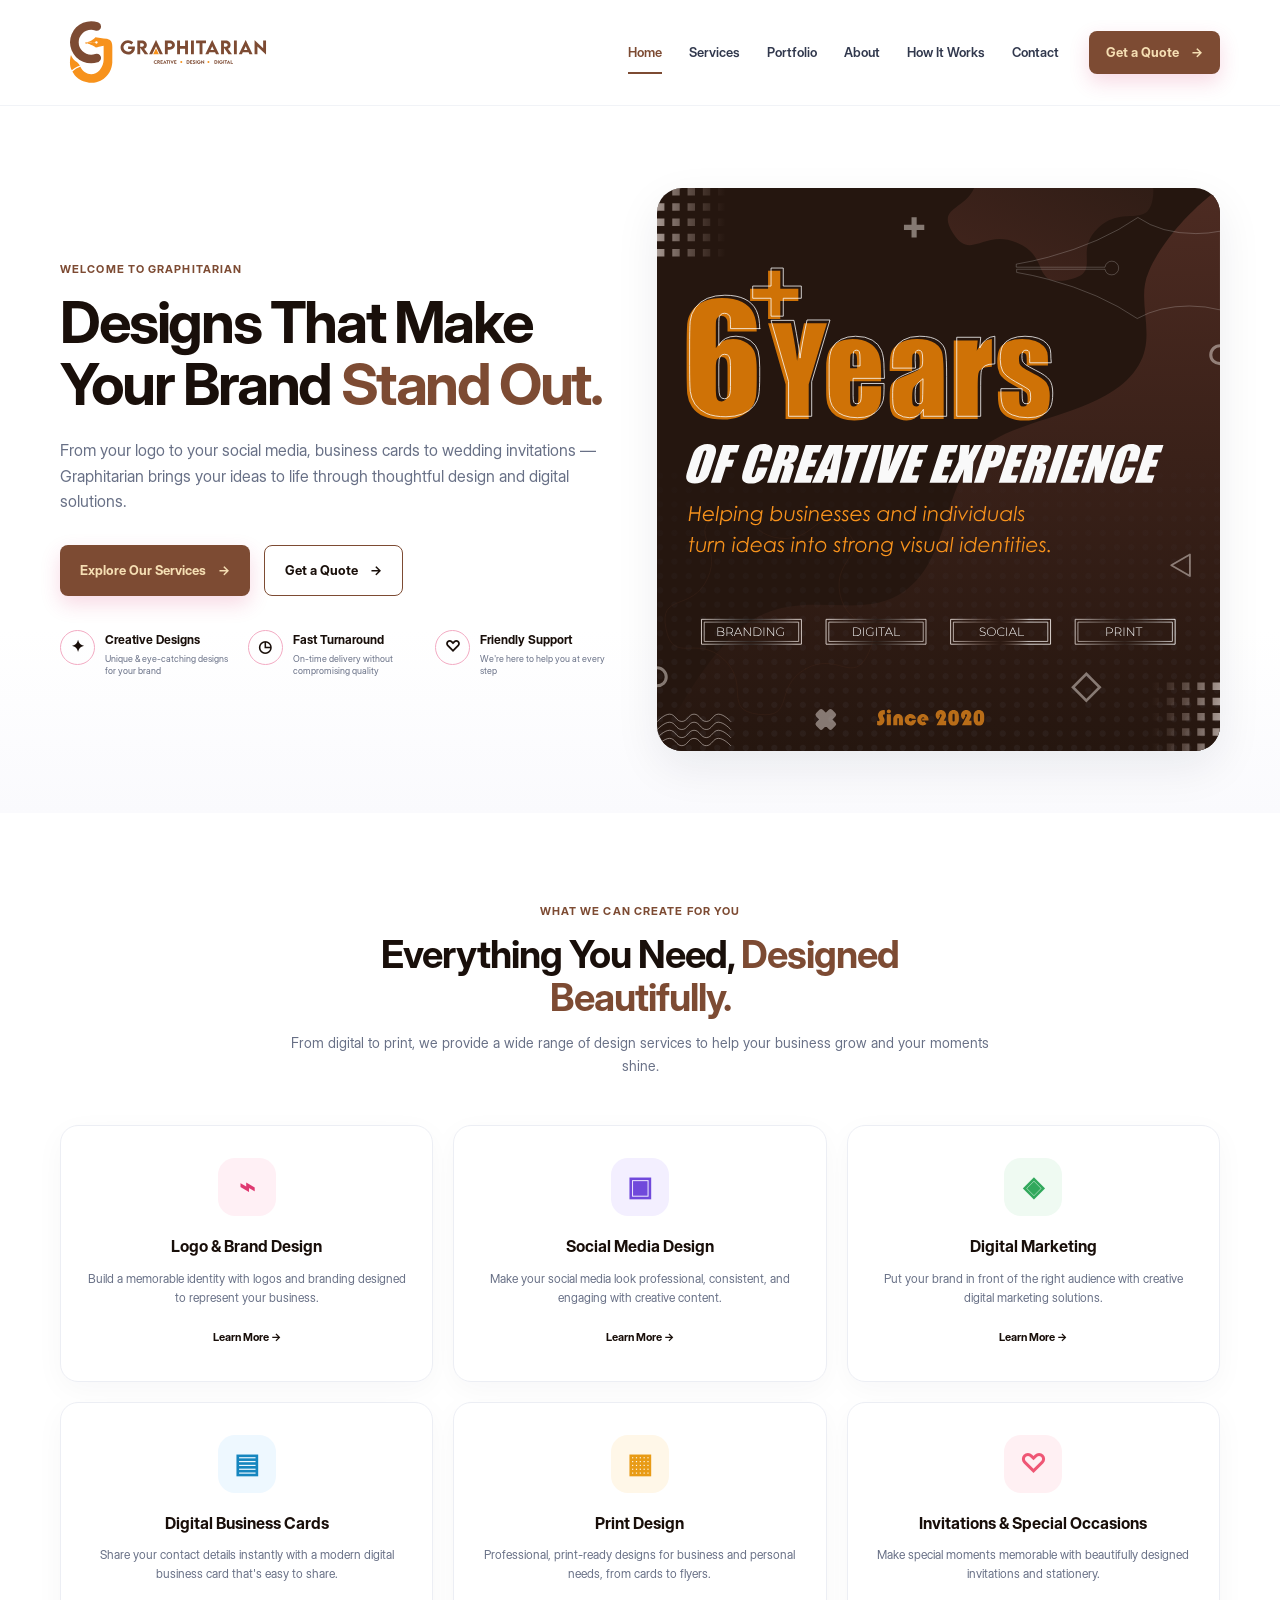
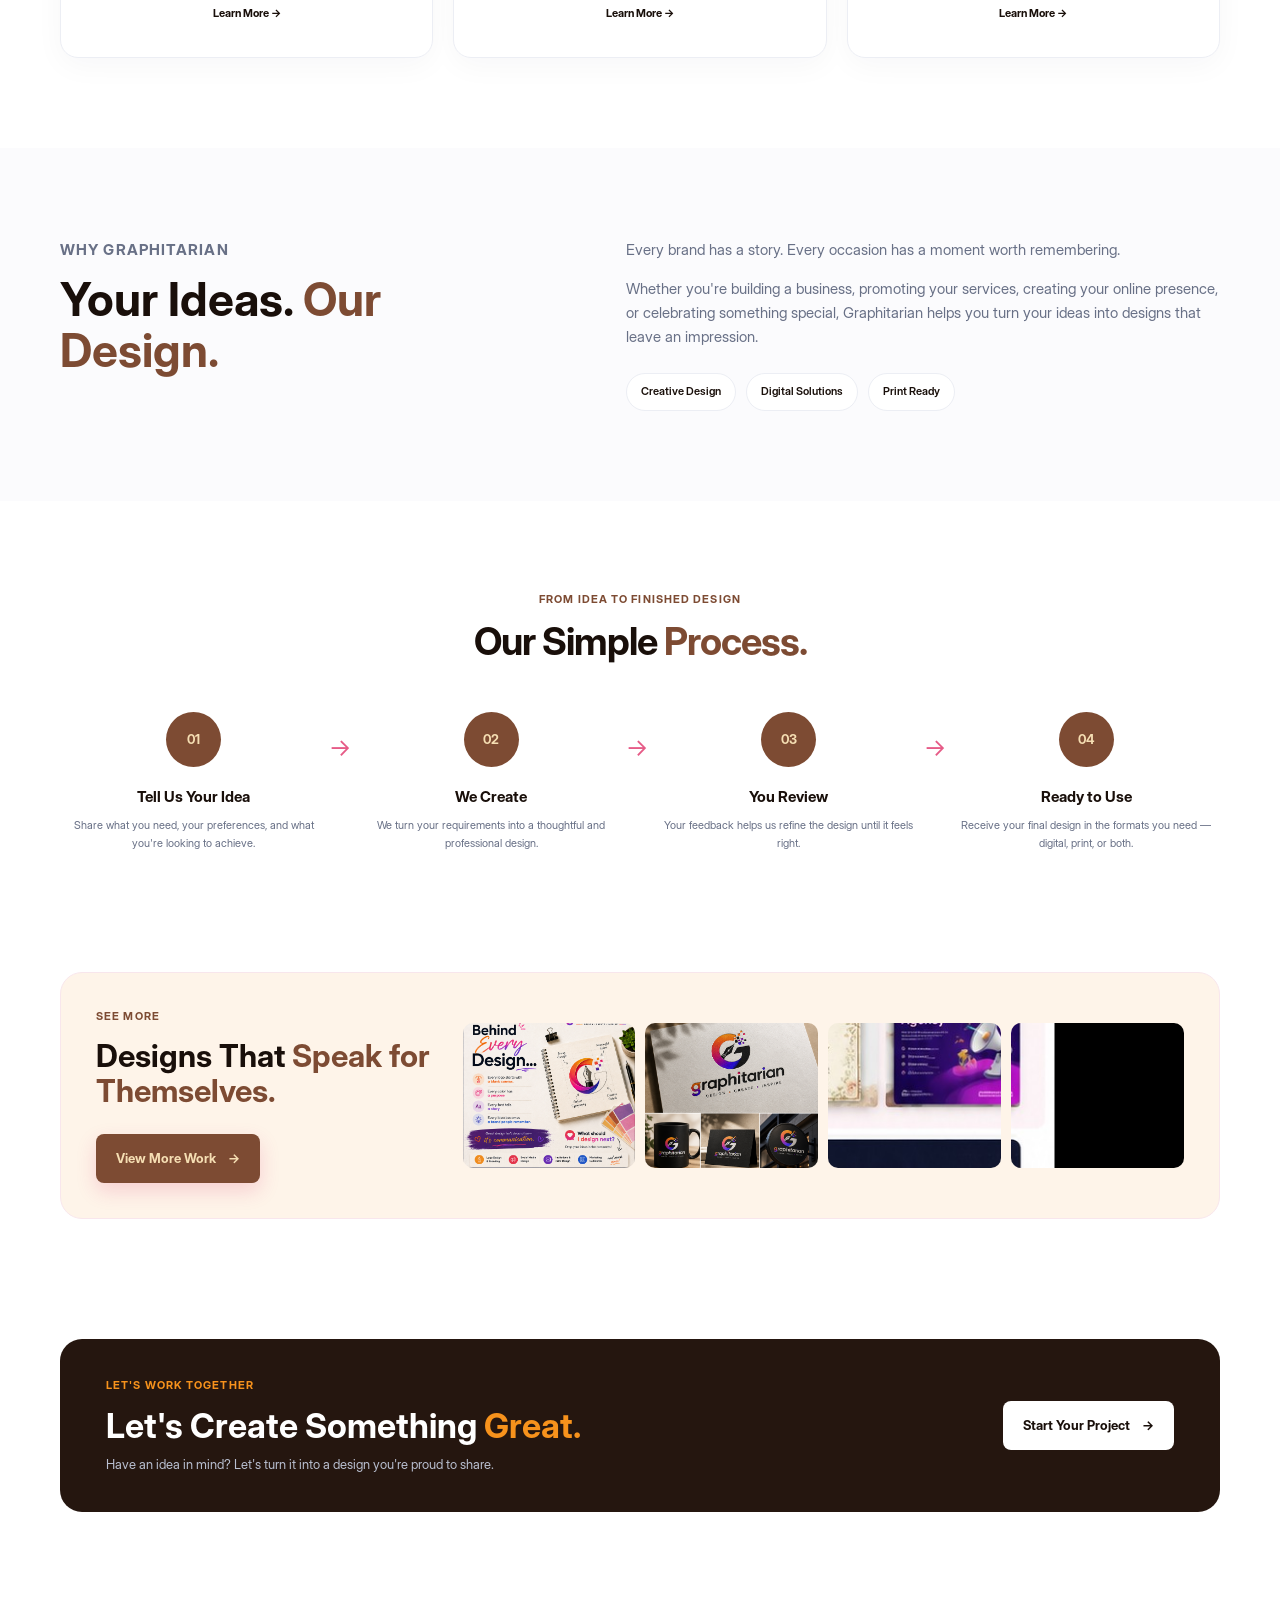
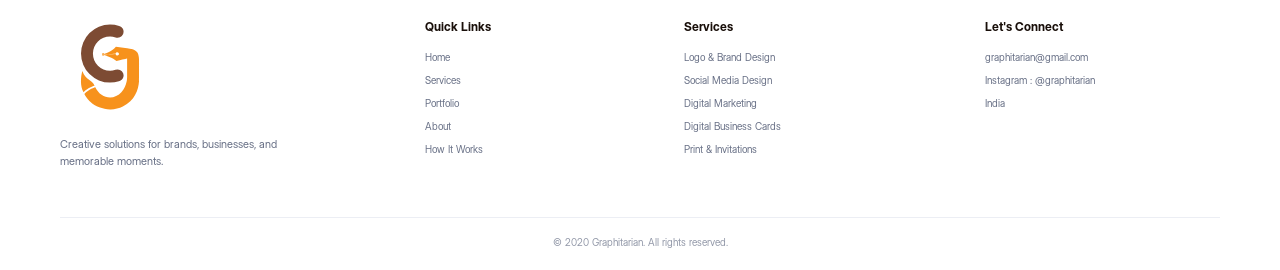
<file: index.html>
<!doctype html>
<html lang="en">

<head>
  <meta charset="utf-8">
  <meta name="viewport" content="width=device-width, initial-scale=1">
  <meta name="description"
    content="Graphitarian — creative design, digital marketing and print solutions for brands, businesses and memorable moments.">
  <title>Graphitarian — Design. Digital. Print.</title>
  <link rel="stylesheet" href="style.css">
</head>

<body>
  <div id="site-header"></div>

  <main>
    <section class="hero" id="home">
      <div class="container hero-grid">
        <div class="hero-copy">
          <p class="eyebrow">WELCOME TO GRAPHITARIAN</p>
          <h1>Designs That Make Your Brand <em>Stand Out.</em></h1>
          <p class="lead">From your logo to your social media, business cards to wedding invitations — Graphitarian
            brings your ideas to life through thoughtful design and digital solutions.</p>

          <div class="hero-actions">
            <a class="btn" href="#services">Explore Our Services <span>→</span></a>
            <a class="btn btn-outline" href="#contact">Get a Quote <span>→</span></a>
          </div>

          <div class="trust-points">
            <div><span class="point-icon">✦</span>
              <div><strong>Creative Designs</strong><small>Unique & eye-catching designs for your brand</small></div>
            </div>
            <div><span class="point-icon">◷</span>
              <div><strong>Fast Turnaround</strong><small>On-time delivery without compromising quality</small></div>
            </div>
            <div><span class="point-icon">♡</span>
              <div><strong>Friendly Support</strong><small>We're here to help you at every step</small></div>
            </div>
          </div>
        </div>

        <div class="hero-art">
          <div class="blob"></div>
          <img src="assets/MainPageImage.svg" alt="Graphitarian design portfolio reference">
          <!-- <div class="floating-card card-one"><strong>Branding</strong><span>Logo + Identity</span></div>
          <div class="floating-card card-two"><strong>Print Ready</strong><span>Cards & Invitations</span></div> -->
        </div>
      </div>
    </section>

    <section class="services section" id="services">
      <div class="section-heading">
        <p class="eyebrow">WHAT WE CAN CREATE FOR YOU</p>
        <h2>Everything You Need, <span>Designed Beautifully.</span></h2>
        <p>From digital to print, we provide a wide range of design services to help your business grow and your moments
          shine.</p>
      </div>

      <div class="container cards-grid">
        <article class="service-card">
          <div class="service-icon pink">⌁</div>
          <h3>Logo & Brand Design</h3>
          <p>Build a memorable identity with logos and branding designed to represent your business.</p><a
            href="#contact">Learn More →</a>
        </article>
        <article class="service-card">
          <div class="service-icon purple">▣</div>
          <h3>Social Media Design</h3>
          <p>Make your social media look professional, consistent, and engaging with creative content.</p><a
            href="#contact">Learn More →</a>
        </article>
        <article class="service-card">
          <div class="service-icon green">◈</div>
          <h3>Digital Marketing</h3>
          <p>Put your brand in front of the right audience with creative digital marketing solutions.</p><a
            href="#contact">Learn More →</a>
        </article>
        <article class="service-card">
          <div class="service-icon blue">▤</div>
          <h3>Digital Business Cards</h3>
          <p>Share your contact details instantly with a modern digital business card that's easy to share.</p><a
            href="#contact">Learn More →</a>
        </article>
        <article class="service-card">
          <div class="service-icon yellow">▦</div>
          <h3>Print Design</h3>
          <p>Professional, print-ready designs for business and personal needs, from cards to flyers.</p><a
            href="#contact">Learn More →</a>
        </article>
        <article class="service-card">
          <div class="service-icon rose">♡</div>
          <h3>Invitations & Special Occasions</h3>
          <p>Make special moments memorable with beautifully designed invitations and stationery.</p><a
            href="#contact">Learn More →</a>
        </article>
      </div>
    </section>

    <section class="about section" id="about">
      <div class="container split">
        <div>
          <p class="eyebrow">WHY GRAPHITARIAN</p>
          <h2>Your Ideas. <span>Our Design.</span></h2>
        </div>
        <div>
          <p>Every brand has a story. Every occasion has a moment worth remembering.</p>
          <p>Whether you're building a business, promoting your services, creating your online presence, or celebrating
            something special, Graphitarian helps you turn your ideas into designs that leave an impression.</p>
          <div class="pill-row"><span>Creative Design</span><span>Digital Solutions</span><span>Print Ready</span></div>
        </div>
      </div>
    </section>

    <section class="process section" id="process">
      <div class="section-heading">
        <p class="eyebrow">FROM IDEA TO FINISHED DESIGN</p>
        <h2>Our Simple <span>Process.</span></h2>
      </div>
      <div class="container process-grid">
        <div class="process-step">
          <div class="step-number">01</div>
          <h3>Tell Us Your Idea</h3>
          <p>Share what you need, your preferences, and what you're looking to achieve.</p>
        </div>
        <div class="process-step">
          <div class="step-number">02</div>
          <h3>We Create</h3>
          <p>We turn your requirements into a thoughtful and professional design.</p>
        </div>
        <div class="process-step">
          <div class="step-number">03</div>
          <h3>You Review</h3>
          <p>Your feedback helps us refine the design until it feels right.</p>
        </div>
        <div class="process-step">
          <div class="step-number">04</div>
          <h3>Ready to Use</h3>
          <p>Receive your final design in the formats you need — digital, print, or both.</p>
        </div>
      </div>
    </section>

    <section class="portfolio section" id="portfolio">
      <div class="container portfolio-wrap">
        <div class="portfolio-copy">
          <p class="eyebrow">SEE MORE</p>
          <h2>Designs That <span>Speak for Themselves.</span></h2>
          <a class="btn" href="portfolio.html">View More Work <span>→</span></a>
        </div>
        <div class="portfolio-grid">
          <img src="assets/design.png" alt="Branding project">
          <img src="assets/logos.png" alt="Social media design project">
          <img src="assets/portfolio-invitation.jpg" alt="Invitation design project">
          <img src="assets/portfolio-marketing.jpg" alt="Digital marketing design project">
        </div>
      </div>
    </section>

    <section class="cta section" id="contact">
      <div class="container cta-inner">
        <div>
          <p class="eyebrow onDark">LET'S WORK TOGETHER</p>
          <h2>Let's Create Something <span style="color: var(--orange);">Great.</span></h2>
          <p>Have an idea in mind? Let's turn it into a design you're proud to share.</p>
        </div>
        <a class="btn btn-light" href="mailto:graphitarian@gmail.com">Start Your Project <span>→</span></a>
      </div>
    </section>
  </main>

  <div id="site-footer"></div>

  <script src="script.js"></script>
</body>

</html>
</file>
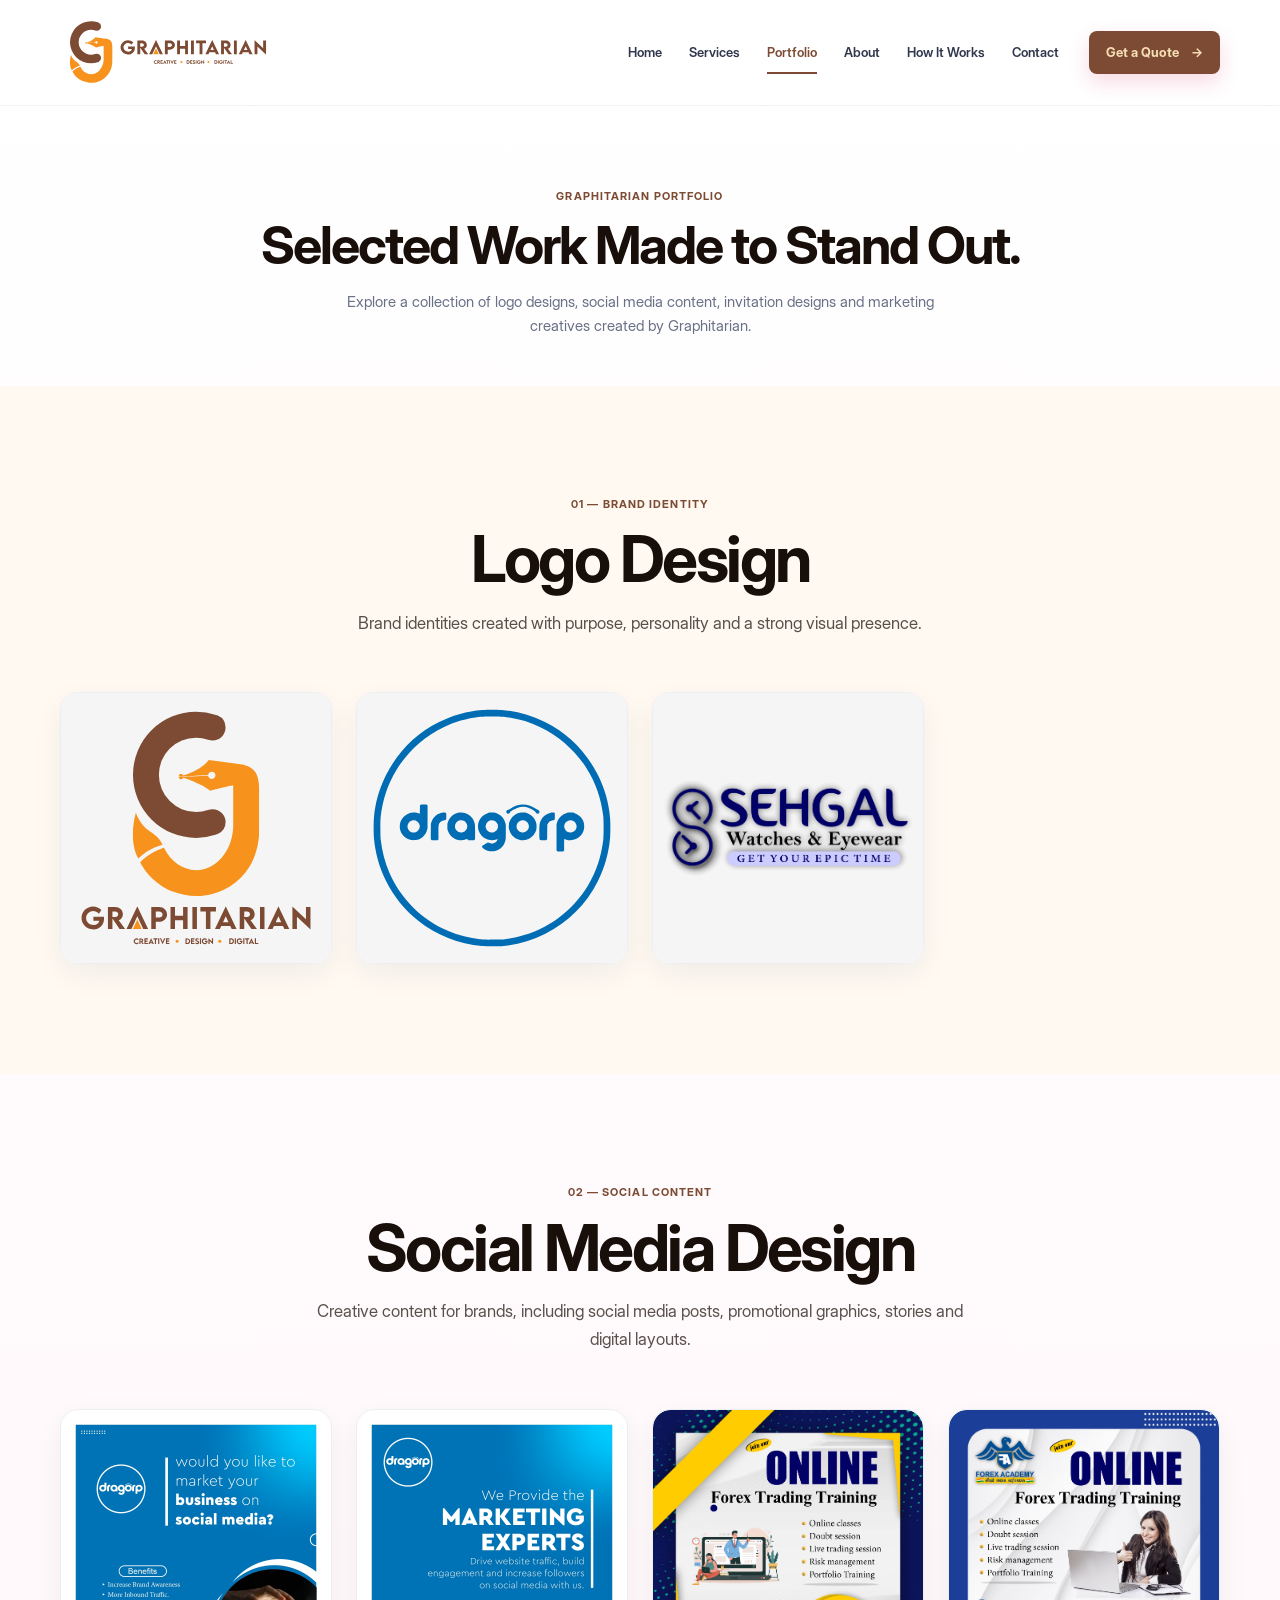
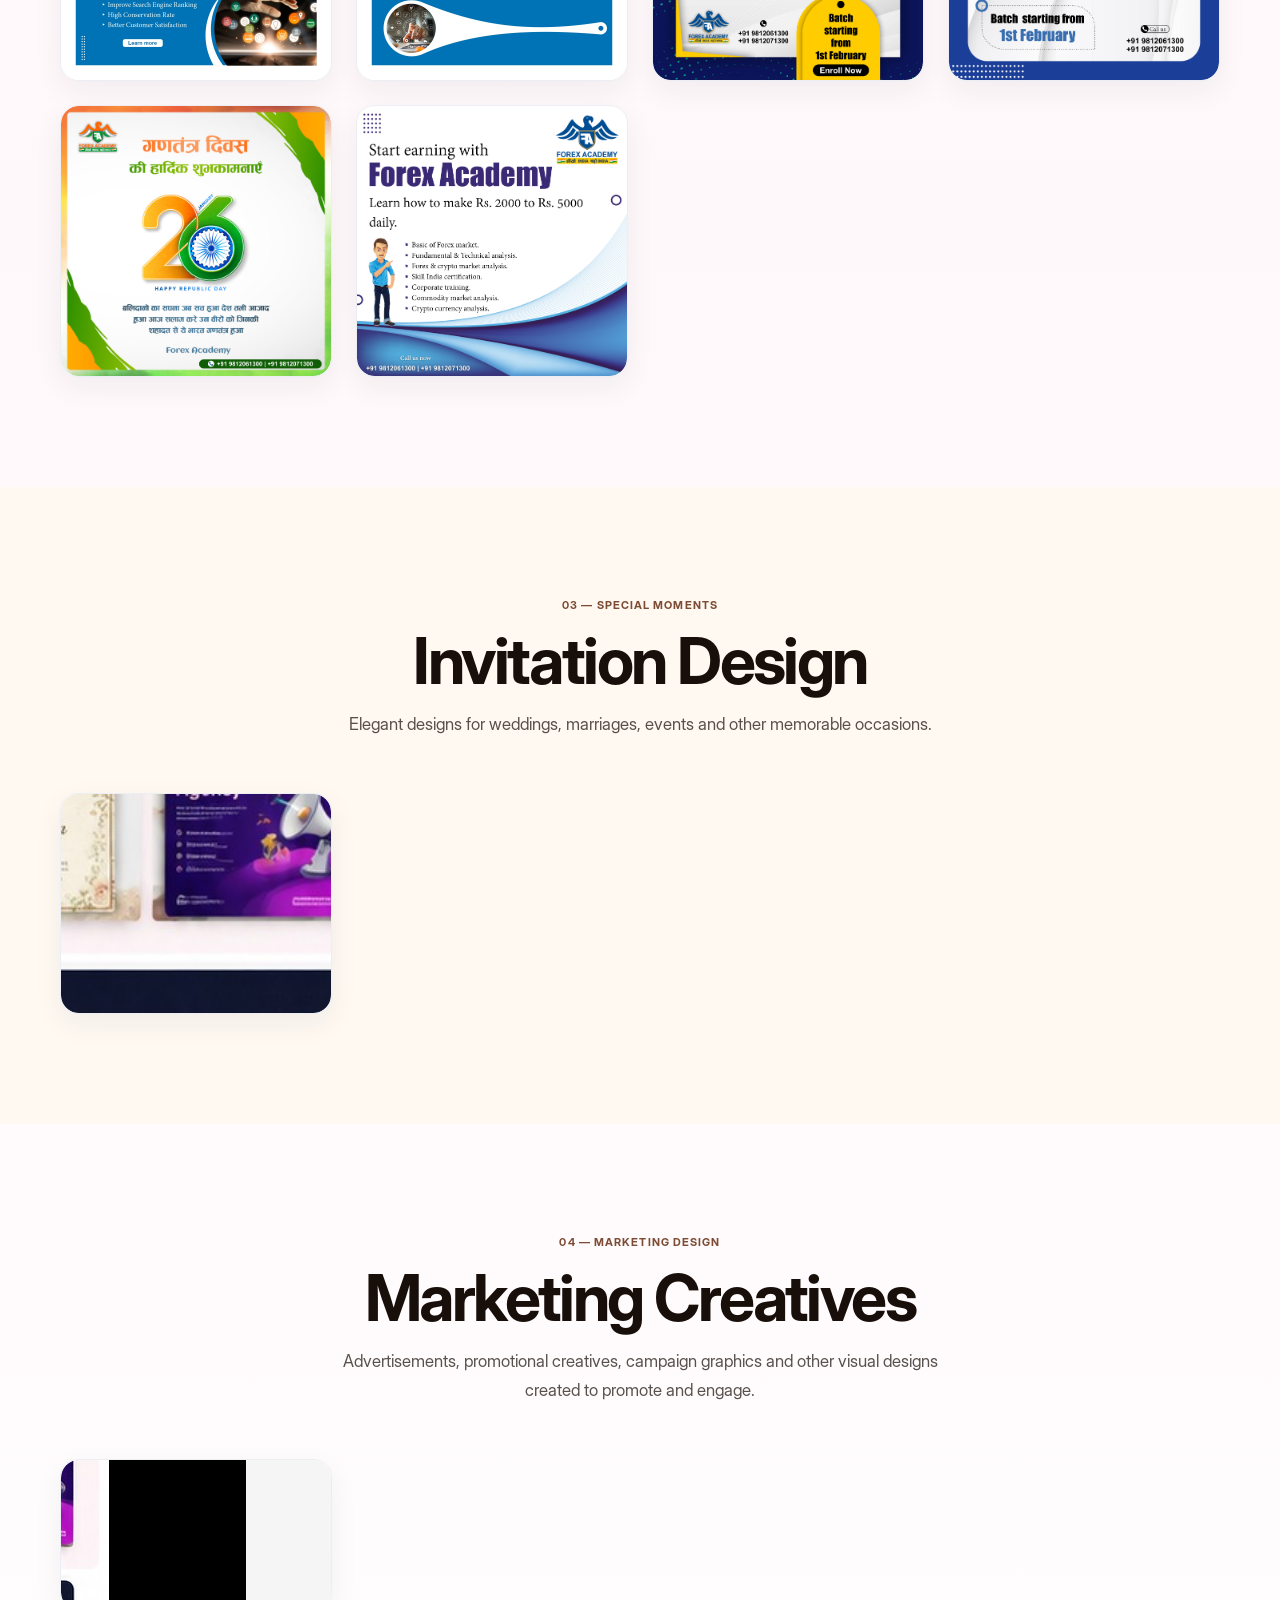
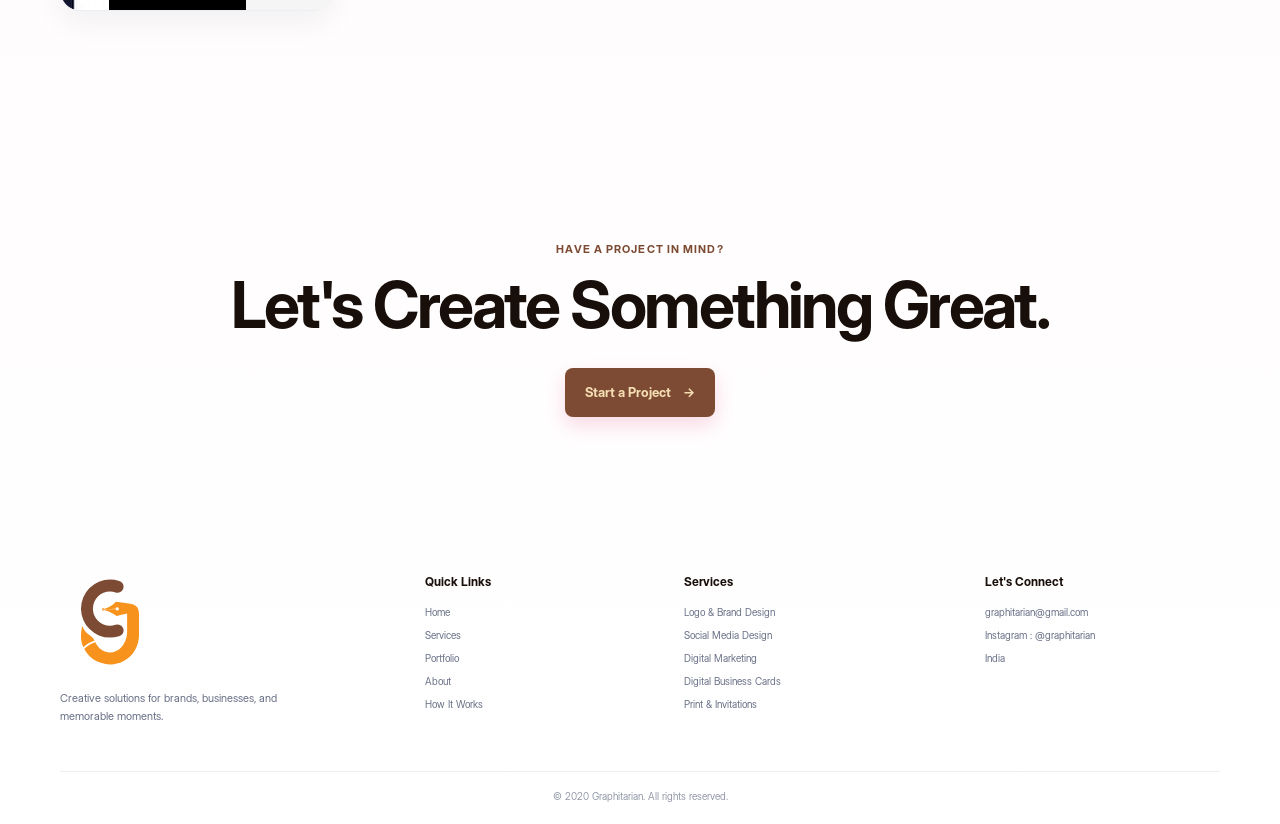
<file: portfolio.html>
<!doctype html>
<html lang="en">

<head>
  <meta charset="utf-8">
  <meta name="viewport" content="width=device-width, initial-scale=1">
  <meta name="description"
    content="Graphitarian portfolio — logo, social media, invitation and marketing creative design work.">
  <title>Graphitarian — Portfolio</title>
  <link rel="stylesheet" href="style.css">
</head>

<body class="portfolio-page">

  <div id="site-header"></div>

  <main>

    <!-- Portfolio Hero -->
    <section class="portfolio-hero">
      <div class="container">
        <p class="eyebrow">GRAPHITARIAN PORTFOLIO</p>

        <h1>Selected Work <span>Made to Stand Out.</span>
        </h1>
        <p>
          Explore a collection of logo designs, social media content,
          invitation designs and marketing creatives created by Graphitarian.
        </p>
      </div>
    </section>


    <!-- 1. Logo Design -->
    <section class="portfolio-category" id="logo-design">
      <div class="container">

        <div class="portfolio-category-heading">
          <p class="eyebrow">01 — BRAND IDENTITY</p>

          <h2>Logo Design</h2>

          <p>
            Brand identities created with purpose, personality and a strong
            visual presence.
          </p>
        </div>

        <div class="portfolio-gallery">

          <!-- Add more logo images here -->
          <!-- for another logo copy from here -->
          <figure class="portfolio-item">
            <div class="portfolio-thumb">
              <img src="assets/graphitarianLogo.svg" alt="Logo design project" loading="lazy">
            </div>
          </figure>
          <!-- till here  -->
           <figure class="portfolio-item">
            <div class="portfolio-thumb">
              <img src="assets/dragorpLogo.svg" alt="Logo design project" loading="lazy">
            </div>
          </figure>
          <figure class="portfolio-item">
            <div class="portfolio-thumb">
              <img src="assets/sweLogo.svg" alt="Logo design project" loading="lazy">
            </div>
          </figure>

          <!-- <figure class="portfolio-item">
            <div class="portfolio-thumb">
              <img
                src="assets/graphitarian logo.svg"
                alt="Logo design collection"
                loading="lazy"
              >
            </div>
          </figure> -->
          <!-- <figure class="portfolio-item">
            <div class="portfolio-thumb">
              <img
                src="assets/design.png"
                alt="Logo design project"
                loading="lazy"
              >
            </div>
          </figure> -->

        </div>

      </div>
    </section>


    <!-- 2. Social Media Design -->
    <section class="portfolio-category" id="social-media">
      <div class="container">

        <div class="portfolio-category-heading">
          <p class="eyebrow">02 — SOCIAL CONTENT</p>

          <h2>Social Media Design</h2>

          <p>
            Creative content for brands, including social media posts,
            promotional graphics, stories and digital layouts.
          </p>
        </div>

        <div class="portfolio-gallery">

          <!-- Add more social media images here -->
          <figure class="portfolio-item">
            <div class="portfolio-thumb">
              <img src="assets/dragorpimg1.jpg" alt="Social media design project" loading="lazy">
            </div>
          </figure>
          <figure class="portfolio-item">
            <div class="portfolio-thumb">
              <img src="assets/dragorpimg2.jpg" alt="Social media design project" loading="lazy">
            </div>
          </figure>
          <figure class="portfolio-item">
            <div class="portfolio-thumb">
              <img src="assets/foreximg1.jpg" alt="Social media design project" loading="lazy">
            </div>
          </figure>
          <figure class="portfolio-item">
            <div class="portfolio-thumb">
              <img src="assets/foreximg2.jpg" alt="Social media design project" loading="lazy">
            </div>
          </figure>
          <figure class="portfolio-item">
            <div class="portfolio-thumb">
              <img src="assets/foreximg3.jpg" alt="Social media design project" loading="lazy">
            </div>
          </figure>
           <figure class="portfolio-item">
            <div class="portfolio-thumb">
              <img src="assets/foreximg4.jpg" alt="Social media design project" loading="lazy">
            </div>
          </figure>

        </div>

      </div>
    </section>


    <!-- 3. Invitation Design -->
    <section class="portfolio-category" id="invitation-design">
      <div class="container">

        <div class="portfolio-category-heading">
          <p class="eyebrow">03 — SPECIAL MOMENTS</p>

          <h2>Invitation Design</h2>

          <p>
            Elegant designs for weddings, marriages, events and other
            memorable occasions.
          </p>
        </div>

        <div class="portfolio-gallery">

          <!-- Add more invitation images here -->
          <figure class="portfolio-item">
            <div class="portfolio-thumb">
              <img src="assets/portfolio-invitation.jpg" alt="Invitation design project" loading="lazy">
            </div>
          </figure>

        </div>

      </div>
    </section>


    <!-- 4. Marketing Creatives -->
    <section class="portfolio-category" id="marketing-creatives">
      <div class="container">

        <div class="portfolio-category-heading">
          <p class="eyebrow">04 — MARKETING DESIGN</p>

          <h2>Marketing Creatives</h2>

          <p>
            Advertisements, promotional creatives, campaign graphics and
            other visual designs created to promote and engage.
          </p>
        </div>

        <div class="portfolio-gallery">

          <!-- Add more marketing images here -->
          <figure class="portfolio-item">
            <div class="portfolio-thumb">
              <img src="assets/portfolio-marketing.jpg" alt="Marketing creative project" loading="lazy">
            </div>
          </figure>

        </div>

      </div>
    </section>


    <!-- Start Project -->
    <section class="portfolio-cta">
      <div class="container">

        <p class="eyebrow">HAVE A PROJECT IN MIND?</p>

        <h2>Let's Create Something Great.</h2>

        <a class="btn" href="index.html#contact">
          Start a Project <span>→</span>
        </a>

      </div>
    </section>

  </main>


  <!-- Footer -->
  <div id="site-footer"></div>

  <script src="script.js"></script>

  <!-- <script>
    const toggle = document.querySelector('.menu-toggle');
    const nav = document.querySelector('.nav-links');

    toggle?.addEventListener('click', () => {
      const open = nav.classList.toggle('open');
      toggle.setAttribute('aria-expanded', open);
    });
  </script> -->

</body>

</html>
</file>
<file: style.css>
@font-face {
    font-family: InterG;
    src: url("fonts/interdisplay-regular.otf") format("opentype");
    font-weight: 400;
    font-style: normal;
    font-display: swap
}

@font-face {
    font-family: InterG;
    src: url("fonts/interdisplay-semibold.otf") format("opentype");
    font-weight: 600;
    font-style: normal;
    font-display: swap
}

@font-face {
    font-family: InterG;
    src: url("fonts/interdisplay-bold.otf") format("opentype");
    font-weight: 700;
    font-style: normal;
    font-display: swap
}

:root {
    --ink: #190f0aff;
    --muted: #687086;
    --choco: #7d4b33ff;
    --orange: #f7921cff;
    --pink2: #6500bbfe;
    --line: #eceef4;
    --soft: #fff5f8;
    --bg: #fff;
    --radius: 18px;
    --shadow: 0 16px 45px rgba(17, 26, 54, .08)
}

* {
    box-sizing: border-box
}

html {
    /* overflow-y: auto; */
    scroll-behavior: smooth
    
}
section[id] {
    scroll-margin-top: 105px;
}
/* #home {
    scroll-margin-top: 105px;
} */

body {
    /* overflow-y: auto; */
    margin: 0;
    font-family: InterG, Arial, sans-serif;
    color: var(--ink);
    background: #fff;
    line-height: 1.6
    
}

img {
    max-width: 100%;
    display: block
}

a {
    text-decoration: none;
    color: inherit
}

.container {
    width: min(1160px, calc(100% - 40px));
    margin: auto
}

/* .site-header {
    position: sticky;
    top: 0;
    z-index: 1000;
    background: rgba(255, 255, 255, .94);
    backdrop-filter: blur(14px);
    border-bottom: 1px solid rgba(236, 238, 244, .7)
} */

/* Reusable header wrapper - this must be sticky */
#site-header {
  position: sticky;
  top: 0;
  z-index: 1000;
  width: 100%;
}

/* Actual header */
.site-header {
  position: relative;
  width: 100%;
  background: rgba(255, 255, 255, 0.94);
  backdrop-filter: blur(14px);
  -webkit-backdrop-filter: blur(14px);
  border-bottom: 1px solid rgba(236, 238, 244, 0.7);

  /* Keep header animation */
  animation: navIn 0.7s ease-out both;
}

/* Header entrance animation */
@keyframes navIn {
  from {
    opacity: 0;
    transform: translateY(-20px);
  }

  to {
    opacity: 1;
    transform: translateY(0);
  }
}

.nav {
    height: 105px;
    display: flex;
    align-items: center;
    gap: 30px
}

.brand {
    display: inline-flex;
    align-items: center;
    gap: 10px;
    margin-right: auto;
    cursor: pointer;
    text-decoration: none;
    position: relative;
    z-index: 100;
}

.brand-logo {
    pointer-events: none;
  width: 216px;
  height: auto;
  display: block;
  object-fit: contain;

  animation: logoIn 0.8s ease-out 0.1s both;
}

.brand-logo-footer{
pointer-events: none;
  width: 100px;
  height: auto;
  display: block;
  object-fit: contain;

}

@keyframes logoIn {
  from {
    opacity: 0;
    transform: scale(0.94);
  }

  to {
    opacity: 1;
    transform: scale(1);
  }
}

.brand span {
    pointer-events: none;
}

.brand strong {
    display: block;
    font-size: 17px;
    line-height: 1
}

.brand small {
    pointer-events: none;
    display: block;
    color: var(--muted);
    font-size: 8px;
    letter-spacing: .4px;
    margin-top: 4px
    
}

.nav-links {
    display: flex;
    gap: 27px;
    align-items: center
}

.nav-links a {
    font-size: 13px;
    font-weight: 600;
    color: #31384d;
    position: relative
}

.nav-links a.active,
.nav-links a:hover {
    color: var(--choco)
}

.nav-links a.active:after {
    content: "";
    position: absolute;
    left: 0;
    right: 0;
    bottom: -11px;
    height: 2px;
    background: var(--choco)
}

.btn {
    transition:
    transform 0.25s ease,
    box-shadow 0.25s ease;
    display: inline-flex;
    align-items: center;
    gap: 12px;
    padding: 14px 20px;
    border-radius: 8px;
    /* background: linear-gradient(135deg, #6400bbfe, #9e35ffff); */
    background: var(--choco);
    color: wheat;
    font-size: 13px;
    font-weight: 700;
    box-shadow: 0 8px 20px rgba(217, 42, 104, .18);
    transition: .2s
}

.btn:hover {
    box-shadow: 0 12px 28px rgba(217, 42, 104, 0.25);
    transform: translateY(-2px)
    
}

.btn-small {
    padding: 11px 17px;
    white-space: nowrap
}

.btn-outline {
    background: #fff;
    color: var(--pink);
    border: 1px solid #7d4b33ff;
    box-shadow: none
}

.btn-light {
    background: #fff;
    color: var(--ink);
    box-shadow: none
}

.menu-toggle {
    display: none;
    border: 0;
    background: none;
    font-size: 24px
}

.hero {
    overflow: hidden;
    background: linear-gradient(180deg, #fff 0%, #fff 74%, #fafafd 100%);
    padding: 82px 0 62px
}

.hero-grid {
    display: grid;
    grid-template-columns: 1fr 1.03fr;
    align-items: center;
    gap: 50px
}

.eyebrow {
    margin: 0 0 12px;
    color: var(--choco);
    font-size: 11px;
    font-weight: 700;
    letter-spacing: 1.1px
}

.onDark{
color: var(--orange);
}

.hero h1 {
    font-size: 58px;
    line-height: 1.08;
    letter-spacing: -2.4px;
    margin: 0 0 22px;
    max-width: 640px
}

.hero h1 em,
.section-heading h2 span,
.about h2 span,
.process h2 span,
.portfolio h2 span,
.cta h2 span {
    font-style: normal;
    color: var(--choco)
}

.lead {
    color: var(--muted);
    font-size: 16px;
    max-width: 600px;
    margin: 0
}

.hero-actions {
    display: flex;
    gap: 14px;
    margin: 30px 0
}

.trust-points {
    display: grid;
    grid-template-columns: repeat(3, 1fr);
    gap: 16px;
    margin-top: 34px
}

.trust-points>div {
    display: flex;
    gap: 10px
}

.point-icon {
    width: 35px;
    height: 35px;
    flex: 0 0 35px;
    border: 1px solid #f2aac2;
    border-radius: 50%;
    display: grid;
    place-items: center;
    color: var(--pink);
    font-weight: 700
}

.trust-points strong {
    display: block;
    font-size: 12px
}

.trust-points small {
    display: block;
    color: var(--muted);
    font-size: 9px;
    line-height: 1.4;
    margin-top: 4px
}

.hero-art {
    position: relative;
    min-height: 500px;
    display: grid;
    place-items: center
}

.hero-art .blob {
    position: absolute;
    width: 500px;
    height: 500px;
    border-radius: 50%;
    background: radial-gradient(circle, #fff1f6 0%, #fff 68%);
    z-index: 0
}

.hero-art > img {
    animation:
    heroImageIn 1s ease-out 0.25s both,
    gentleFloat 5s ease-in-out 1.3s infinite;
    position: relative;
    z-index: 1;
    width: 100%;
    max-height: 100%;
    object-fit: cover;
    object-position: 50% 0;
    border-radius: 25px;
    box-shadow: var(--shadow)
}
@keyframes gentleFloat {
  0%,
  100% {
    transform: translateY(0);
  }

  50% {
    transform: translateY(-8px);
  }
}

.floating-card {
    position: absolute;
    z-index: 3;
    background: #fff;
    border-radius: 13px;
    padding: 13px 16px;
    box-shadow: var(--shadow);
    font-size: 11px
}

.floating-card strong {
    display: block
}

.floating-card span {
    color: var(--muted);
    font-size: 9px
}

.card-one {
    left: 2%;
    top: 20%
}

.card-two {
    right: 0;
    bottom: 18%
}

.section {
    padding: 90px 0
}

.section-heading {
    text-align: center;
    width: min(700px, calc(100% - 40px));
    margin: 0 auto 48px
}

.section-heading h2 {
    font-size: 38px;
    line-height: 1.15;
    letter-spacing: -1px;
    margin: 0 0 12px
}

.section-heading>p:last-child {
    color: var(--muted);
    font-size: 14px;
    margin: 0
}

.cards-grid {
    display: grid;
    grid-template-columns: repeat(3, 1fr);
    gap: 20px
}

.service-card {
    transition:
    transform 0.3s ease,
    box-shadow 0.3s ease;
    padding: 32px 26px;
    border: 1px solid var(--line);
    border-radius: var(--radius);
    text-align: center;
    background: #fff;
    box-shadow: 0 8px 30px rgba(17, 26, 54, .035);
    transition: .2s
}

.service-card:hover {
    transform: translateY(-7px);
    box-shadow: 0 18px 45px rgba(17, 26, 54, 0.10);
}

.service-icon {
    width: 58px;
    height: 58px;
    margin: 0 auto 18px;
    border-radius: 17px;
    display: grid;
    place-items: center;
    font-size: 27px;
    font-weight: 700
}

.pink {
    background: #fff0f5;
    color: #df3971
}

.purple {
    background: #f3efff;
    color: #7049db
}

.green {
    background: #effaf2;
    color: #31a85c
}

.blue {
    background: #eef8ff;
    color: #1686bf
}

.yellow {
    background: #fff7e8;
    color: #e89b16
}

.rose {
    background: #fff0f3;
    color: #ef5674
}

.service-card h3 {
    font-size: 16px;
    margin: 0 0 9px
}

.service-card p {
    color: var(--muted);
    font-size: 12px;
    margin: 0 0 16px
}

.service-card a {
    font-size: 11px;
    color: var(--pink);
    font-weight: 700
}

.about {
    background: #fbfbfd
}

.split {
    display: grid;
    grid-template-columns: .9fr 1.1fr;
    gap: 80px;
    align-items: start
}

.about h2 {
    font-size: 46px;
    line-height: 1.1;
    margin: 0
}

.about p {
    color: var(--muted);
    font-size: 15px;
    margin-top: 0
}

.pill-row {
    display: flex;
    gap: 10px;
    flex-wrap: wrap;
    margin-top: 24px
}

.pill-row span {
    padding: 9px 14px;
    background: #fff;
    border: 1px solid var(--line);
    border-radius: 999px;
    font-size: 11px;
    font-weight: 600
}

.process-grid {
    display: grid;
    grid-template-columns: repeat(4, 1fr);
    gap: 30px
}

.process-step {
    text-align: center;
    position: relative
}

.process-step:not(:last-child):after {
    content: "→";
    position: absolute;
    right: -23px;
    top: 17px;
    color: #e65b87;
    font-size: 24px
}

.step-number {
    width: 55px;
    height: 55px;
    border-radius: 50%;
    margin: 0 auto 18px;
    background: var(--choco);
    color: wheat;
    display: grid;
    place-items: center;
    font-size: 13px;
    font-weight: 700
}

.process-step h3 {
    font-size: 15px;
    margin: 0 0 8px
}

.process-step p {
    color: var(--muted);
    font-size: 11px;
    margin: 0
}

.portfolio {
    padding-top: 30px
}

.portfolio-wrap {
    background: #fef4e9ff;
    border: 1px solid #f8e6ec;
    border-radius: 22px;
    padding: 35px;
    display: grid;
    grid-template-columns: .7fr 1.5fr;
    gap: 30px;
    align-items: center
}

.portfolio-copy h2 {
    font-size: 31px;
    line-height: 1.15;
    margin: 0 0 25px
}

.portfolio-grid {
    display: grid;
    grid-template-columns: repeat(4, 1fr);
    gap: 10px
}

.portfolio-grid img {
    height: 145px;
    width: 100%;
    object-fit: cover;
    border-radius: 10px
}

.cta {
    padding: 30px 0 70px
}

.cta-inner {
    background: #25160fff;
    color: #fff;
    border-radius: 22px;
    padding: 38px 46px;
    display: flex;
    align-items: center;
    justify-content: space-between;
    gap: 30px
}

.cta {
    color: var(--choco)
}

.cta h2 {
    font-size: 34px;
    line-height: 1.15;
    margin: 0 0 8px
}

.cta p:last-child {
    color: #b9bfd0;
    margin: 0;
    font-size: 13px
}

.footer {
    padding: 0 0 20px
}

.footer-grid {
    display: grid;
    grid-template-columns: 1.5fr 1fr 1.2fr 1.1fr;
    gap: 45px;
    padding: 35px 0
}

.footer-grid h4 {
    font-size: 12px;
    margin: 0 0 13px
}

.footer-grid>div:not(.footer-brand) a,
.footer-grid>div:not(.footer-brand) span {
    display: block;
    color: var(--muted);
    font-size: 10px;
    margin: 7px 0
}

.footer-brand p {
    color: var(--muted);
    font-size: 11px;
    max-width: 230px
}

.copyright {
    border-top: 1px solid var(--line);
    padding-top: 16px;
    color: #9298a8;
    font-size: 10px;
    text-align: center
}

@media(max-width:950px) {
    .nav-links {
        display: none
    }

    .menu-toggle {
        display: block
    }

    .nav>.btn {
        display: none
    }

    .nav-links.open {
        position: absolute;
        left: 20px;
        right: 20px;
        top: 70px;
        display: flex;
        flex-direction: column;
        align-items: flex-start;
        padding: 20px;
        background: #fff;
        border: 1px solid var(--line);
        border-radius: 14px;
        box-shadow: var(--shadow)
    }

    .hero-grid {
        grid-template-columns: 1fr
    }

    .hero-art {
        order: -1;
        min-height: 360px
    }

    .hero h1 {
        font-size: 48px
    }

    .cards-grid {
        grid-template-columns: repeat(2, 1fr)
    }

    .split {
        grid-template-columns: 1fr;
        gap: 25px
    }

    .process-grid {
        grid-template-columns: repeat(2, 1fr)
    }

    .process-step:not(:last-child):after {
        display: none
    }

    .portfolio-wrap {
        grid-template-columns: 1fr
    }

    .footer-grid {
        grid-template-columns: repeat(2, 1fr)
    }
}

@media(max-width:620px) {
    .container {
        width: min(100% - 28px, 1160px)
    }

    .hero {
        padding: 55px 0 45px
    }

    .hero h1 {
        font-size: 39px;
        letter-spacing: -1.5px
    }

    .lead {
        font-size: 14px
    }

    .hero-actions {
        flex-direction: column;
        align-items: stretch
    }

    .trust-points {
        grid-template-columns: 1fr
    }

    .hero-art {
        min-height: 270px
    }

    .floating-card {
        display: none
    }

    .section {
        padding: 65px 0
    }

    .section-heading h2 {
        font-size: 31px
    }

    .cards-grid,
    .process-grid,
    .footer-grid {
        grid-template-columns: 1fr
    }

    .portfolio-wrap {
        padding: 22px
    }

    .portfolio-grid {
        grid-template-columns: repeat(2, 1fr)
    }

    .portfolio-grid img {
        height: 125px
    }

    .cta-inner {
        padding: 30px 24px;
        align-items: flex-start;
        flex-direction: column
    }

    .cta h2 {
        font-size: 29px
    }

    .footer-grid {
        gap: 25px
    }
}


/* =========================================
   PAGE LOAD ANIMATIONS
   ========================================= */

/* Whole page gently fades in */
body {
  animation: pageFadeIn 0.8s ease-out both;
}

@keyframes pageFadeIn {
  from {
    opacity: 0;
  }
  to {
    opacity: 1;
  }
}


/* Hero text comes up gently */
.hero-copy {
  animation: heroTextIn 0.9s ease-out 0.15s both;
}

@keyframes heroTextIn {
  from {
    opacity: 0;
    transform: translateY(25px);
  }

  to {
    opacity: 1;
    transform: translateY(0);
  }
}


/* Hero image comes in from the right */
.hero-art {
  animation: heroImageIn 1s ease-out 0.25s both;
}

@keyframes heroImageIn {
  from {
    opacity: 0;
    transform: translateX(35px);
  }

  to {
    opacity: 1;
    transform: translateX(0);
  }
}


/* Navigation gently appears */
.site-header {
  animation: navIn 0.7s ease-out both;
}

@keyframes navIn {
  from {
    opacity: 0;
    transform: translateY(-12px);
  }

  to {
    opacity: 1;
    transform: translateY(0);
  }
}


/* Service cards appear one after another */
.service-card {
  animation: cardIn 0.7s ease-out both;
}

.service-card:nth-child(1) {
  animation-delay: 0.1s;
}

.service-card:nth-child(2) {
  animation-delay: 0.18s;
}

.service-card:nth-child(3) {
  animation-delay: 0.26s;
}

.service-card:nth-child(4) {
  animation-delay: 0.34s;
}

.service-card:nth-child(5) {
  animation-delay: 0.42s;
}

.service-card:nth-child(6) {
  animation-delay: 0.50s;
}

@keyframes cardIn {
  from {
    opacity: 0;
    transform: translateY(20px);
  }

  to {
    opacity: 1;
    transform: translateY(0);
  }
}


/* Respect users who prefer reduced motion */
@media (prefers-reduced-motion: reduce) {
  *,
  *::before,
  *::after {
    animation-duration: 0.01ms !important;
    animation-iteration-count: 1 !important;
    transition-duration: 0.01ms !important;
  }
}

section[id] {
    scroll-margin-top: 105px
}

/* .brand-logo {
    pointer-events: none;
    width: 82px;
    height: 82px;
    display: block;
    object-fit: contain
} */

.portfolio-page {
    background: linear-gradient(180deg, #fff 0%, #fff8fa 45%, #fff 100%);
}

.portfolio-hero {
    padding: 82px 0 48px;
    text-align: center
}

.portfolio-hero h1 {
    font-size: 52px;
    line-height: 1.08;
    letter-spacing: -2px;
    margin: 0 auto 16px;
    max-width: 760px
}

.portfolio-hero h1 span {
    color: var(--pink)
}

.portfolio-hero p:last-child {
    color: var(--muted);
    font-size: 15px;
    max-width: 650px;
    margin: 0 auto
}

.portfolio-gallery-section {
    padding: 30px 0 90px
}

.portfolio-gallery {
    display: grid;
    grid-template-columns: repeat(3, 1fr);
    gap: 20px
}

.portfolio-item {
    margin: 0;
    overflow: hidden;
    border-radius: 18px;
    background: #fff;
    border: 1px solid var(--line);
    box-shadow: 0 10px 30px rgba(17, 26, 54, .06)
}

.portfolio-thumb {
    height: auto;
    overflow: hidden;
    background: #f7f7fa
}

.portfolio-thumb img {
    width: 100%;
    height: 100%;
    object-fit:contain;
    transition: transform .45s ease, filter .45s ease
}

.portfolio-item:hover .portfolio-thumb img {
    transform: scale(1.08);
    filter: saturate(1.04)
}

.portfolio-caption {
    padding: 16px 18px 18px
}

.portfolio-caption strong {
    display: block;
    font-size: 14px;
    margin-bottom: 4px
}

.portfolio-caption span {
    display: block;
    color: var(--muted);
    font-size: 11px
}

.portfolio-note {
    margin: 34px auto 0;
    text-align: center;
    color: var(--muted);
    font-size: 11px
}

.portfolio-back {
    display: flex;
    justify-content: center;
    margin-top: 35px
}

@media(max-width:950px) {
    .portfolio-gallery {
        grid-template-columns: repeat(2, 1fr)
    }

    /* .portfolio-thumb {
        height: 270px
    } */

    .portfolio-hero h1 {
        font-size: 44px
    }
}


@media(max-width:620px) {
    .portfolio-hero {
        padding: 58px 0 35px
    }

    .portfolio-hero h1 {
        font-size: 37px;
        letter-spacing: -1.2px
    }

    .portfolio-hero p:last-child {
        font-size: 13px
    }

    .portfolio-gallery {
        grid-template-columns: repeat(2, minmax(0, 1fr));
    gap: 12px;
    }

    .portfolio-thumb {
        height: auto;
        /* overflow: hidden; */
    }

    .portfolio-gallery-section {
        padding-bottom: 65px
    }
}

/* =========================================================
   PORTFOLIO RESPONSIVE
   ========================================================= */

@media (max-width: 900px) {

  .portfolio-category {
    padding: 85px 0;
  }

  .portfolio-category .portfolio-gallery {
    grid-template-columns: repeat(2, minmax(0, 1fr));
  }

  .portfolio-category .portfolio-thumb img {
    height: auto;
  }

  #invitation-design .portfolio-thumb img {
    height: auto;
  }
}


@media (max-width: 600px) {

  .portfolio-category {
    padding: 70px 0;
  }

  .portfolio-category-heading {
    margin-bottom: 38px;
  }

  .portfolio-category-heading h2 {
    font-size: 2.3rem;
  }

  .portfolio-category-heading > p:last-child {
    font-size: 0.98rem;
  }

  .portfolio-category .portfolio-gallery {
    grid-template-columns: 1fr;
    gap: 18px;
  }

  .portfolio-category .portfolio-thumb img,
  #invitation-design .portfolio-thumb img {
    height: auto;
    max-height: none;
    aspect-ratio: 4 / 3;
    object-fit: cover;
  }

  .portfolio-cta {
    padding: 85px 0;
  }

}

/* =========================================================
   PORTFOLIO PAGE — CATEGORY SECTIONS
   ========================================================= */

.portfolio-category {
  padding: 110px 0;
}

.portfolio-category:nth-child(even) {
    background: #FFF9F2;
}

.portfolio-category-heading {
  max-width: 760px;
  margin: 0 auto 55px;
  text-align: center;
}

.portfolio-category-heading h2 {
  margin: 10px 0 16px;
  font-size: clamp(2.2rem, 5vw, 4rem);
  line-height: 1.05;
  letter-spacing: -0.04em;
}

.portfolio-category-heading > p:last-child {
  max-width: 650px;
  margin: 0 auto;
  font-size: 1.05rem;
  line-height: 1.7;
  opacity: 0.72;
}


/* Gallery */

.portfolio-category .portfolio-gallery {
  display: grid;
  grid-template-columns: repeat(4, minmax(0, 1fr));
  gap: 24px;
}


/* Individual portfolio item */

.portfolio-category .portfolio-item {
  margin: 0;
  overflow: hidden;
  border-radius: 18px;
}


/* Image container */

.portfolio-category .portfolio-thumb {
  position: relative;
  overflow: hidden;
  border-radius: 18px;
  background: #f5f5f5;
}


/* Images */

.portfolio-category .portfolio-thumb img {
  display: block;
  width: auto;
  height: auto;
  object-fit: contain;

  transition:
    transform 0.6s cubic-bezier(.2,.7,.2,1),
    filter 0.6s ease;
}


/* Smooth hover enlargement */

.portfolio-category .portfolio-item:hover .portfolio-thumb img {
  transform: scale(1.08);
}


/* Invitation / portrait-style work can use a taller image */

#invitation-design .portfolio-thumb img {
    width: 100%;
  height: auto;
  object-fit: contain;
}


/* CTA */

.portfolio-cta {
  padding: 120px 0;
  text-align: center;
}

.portfolio-cta h2 {
  margin: 12px 0 30px;
  font-size: clamp(2.2rem, 5vw, 4rem);
  line-height: 1.05;
  letter-spacing: -0.04em;
}

.portfolio-cta .btn {
  display: inline-flex;
}

/* Mobile portfolio gallery */
@media (max-width: 600px) {
  .portfolio-category .portfolio-gallery {
    grid-template-columns: repeat(2, minmax(0, 1fr));
    gap: 12px;
  }
}

/* Portfolio desktop gallery layout
@media (min-width: 901px) {
  .portfolio-category .portfolio-gallery {
    display: grid;
    grid-template-columns: repeat(3, minmax(0, 1fr));
    gap: 24px;
  }
} */
</file>
